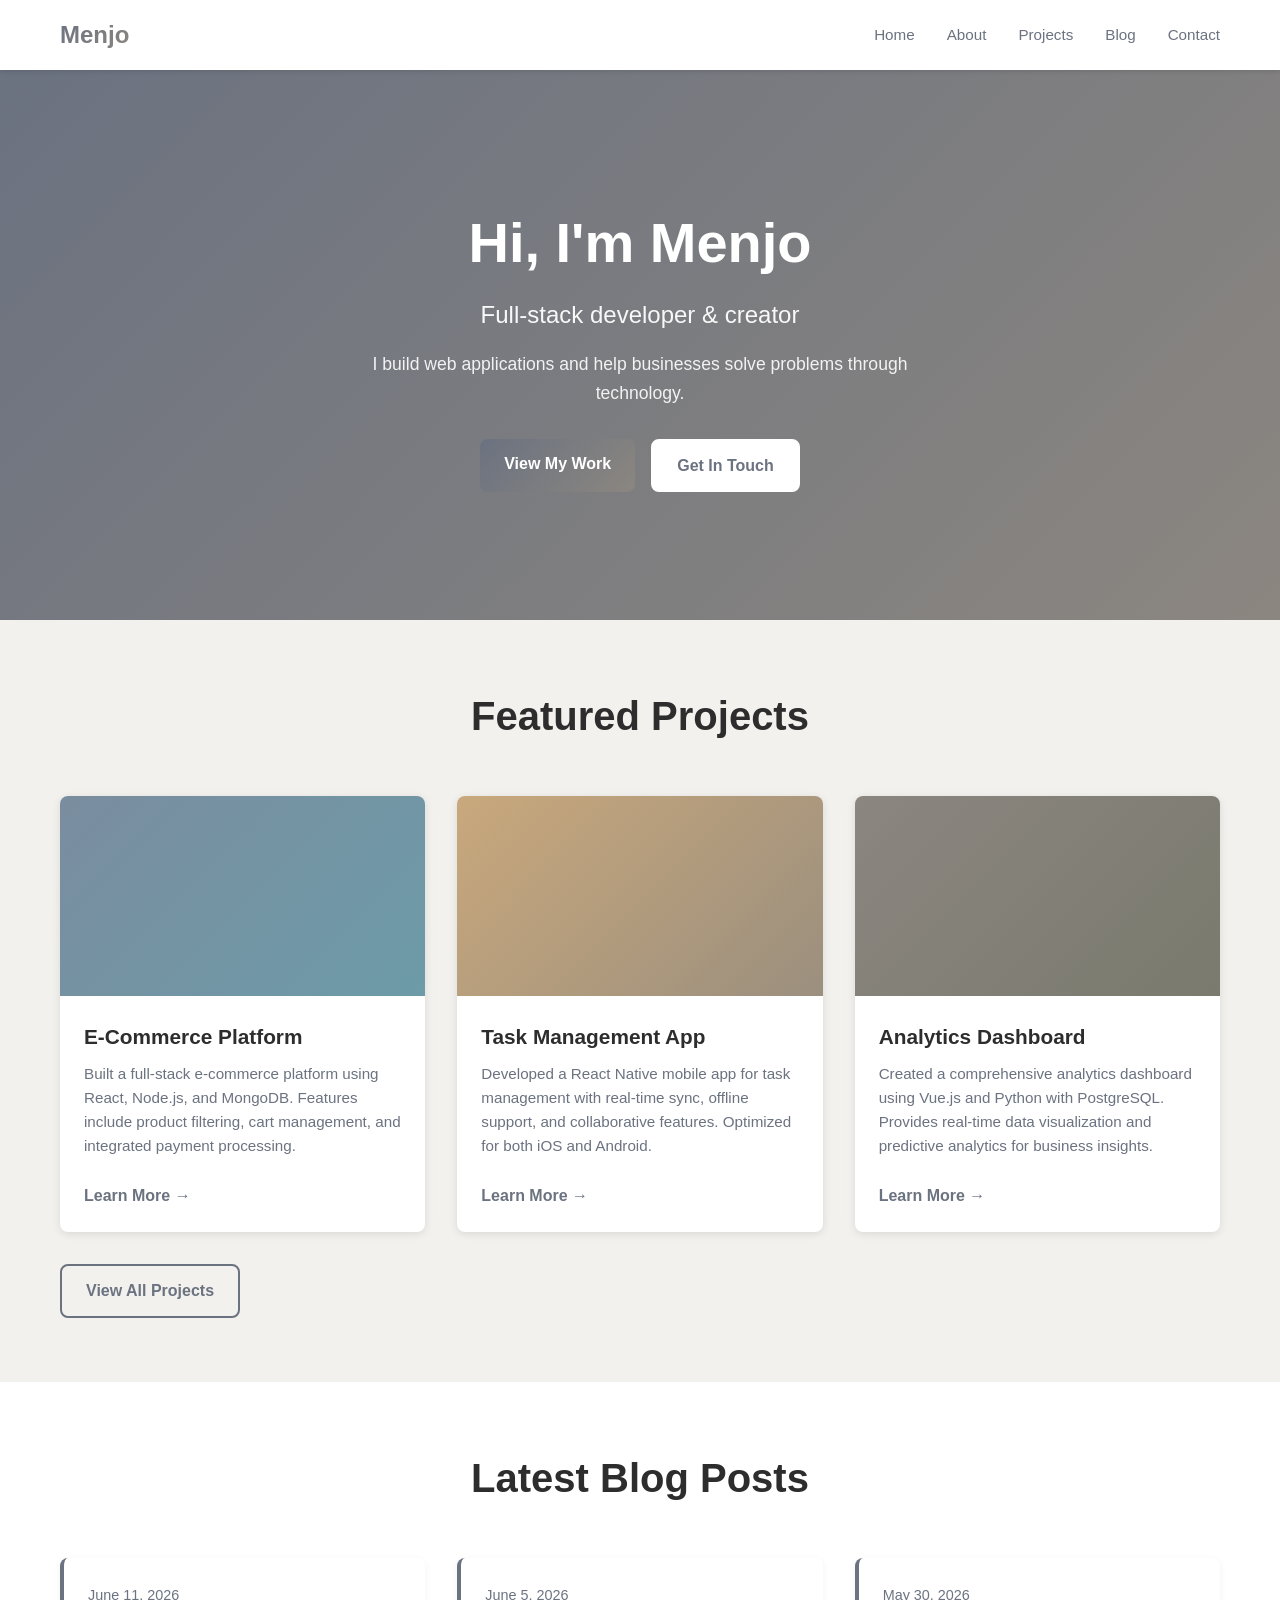
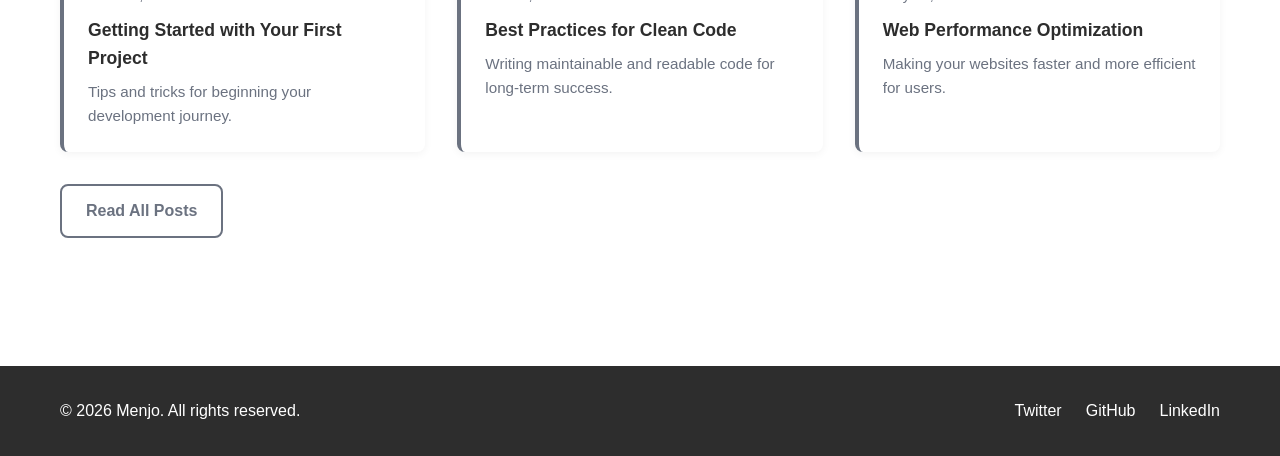
<file: index.html>
<!DOCTYPE html>
<html lang="en">
<head>
    <meta charset="UTF-8">
    <meta name="viewport" content="width=device-width, initial-scale=1.0">
    <title>Menjo - Portfolio</title>
    <link rel="stylesheet" href="styles/main.css">
</head>
<body>
    <nav class="navbar">
        <div class="container">
            <div class="logo">Menjo</div>
            <ul class="nav-links">
                <li><a href="index.html" class="active">Home</a></li>
                <li><a href="about.html">About</a></li>
                <li><a href="projects.html">Projects</a></li>
                <li><a href="blog.html">Blog</a></li>
                <li><a href="contact.html">Contact</a></li>
            </ul>
        </div>
    </nav>

    <header class="hero">
        <div class="hero-content">
            <h1>Hi, I'm Menjo</h1>
            <p class="subtitle">Full-stack developer & creator</p>
            <p class="description">I build web applications and help businesses solve problems through technology.</p>
            <div class="cta-buttons">
                <a href="projects.html" class="btn btn-primary">View My Work</a>
                <a href="contact.html" class="btn btn-secondary">Get In Touch</a>
            </div>
        </div>
    </header>

    <section class="featured-projects">
        <div class="container">
            <h2>Featured Projects</h2>
            <div class="projects-grid">
                <div class="project-card">
                    <div class="project-image" style="background: linear-gradient(135deg, #7a8d9f 0%, #6d9ba8 100%);"></div>
                    <h3>E-Commerce Platform</h3>
                    <p>Built a full-stack e-commerce platform using React, Node.js, and MongoDB. Features include product filtering, cart management, and integrated payment processing.</p>
                    <a href="projects.html" class="link">Learn More →</a>
                </div>
                <div class="project-card">
                    <div class="project-image" style="background: linear-gradient(135deg, #c9a87c 0%, #9b8f7e 100%);"></div>
                    <h3>Task Management App</h3>
                    <p>Developed a React Native mobile app for task management with real-time sync, offline support, and collaborative features. Optimized for both iOS and Android.</p>
                    <a href="projects.html" class="link">Learn More →</a>
                </div>
                <div class="project-card">
                    <div class="project-image" style="background: linear-gradient(135deg, #8b8680 0%, #7a7a6e 100%);"></div>
                    <h3>Analytics Dashboard</h3>
                    <p>Created a comprehensive analytics dashboard using Vue.js and Python with PostgreSQL. Provides real-time data visualization and predictive analytics for business insights.</p>
                    <a href="projects.html" class="link">Learn More →</a>
                </div>
            </div>
            <a href="projects.html" class="btn btn-outline">View All Projects</a>
        </div>
    </section>

    <section class="latest-posts">
        <div class="container">
            <h2>Latest Blog Posts</h2>
            <div class="posts-grid">
                <article class="post-card">
                    <time>June 11, 2026</time>
                    <h3><a href="blog.html">Getting Started with Your First Project</a></h3>
                    <p>Tips and tricks for beginning your development journey.</p>
                </article>
                <article class="post-card">
                    <time>June 5, 2026</time>
                    <h3><a href="blog.html">Best Practices for Clean Code</a></h3>
                    <p>Writing maintainable and readable code for long-term success.</p>
                </article>
                <article class="post-card">
                    <time>May 30, 2026</time>
                    <h3><a href="blog.html">Web Performance Optimization</a></h3>
                    <p>Making your websites faster and more efficient for users.</p>
                </article>
            </div>
            <a href="blog.html" class="btn btn-outline">Read All Posts</a>
        </div>
    </section>

    <footer class="footer">
        <div class="container">
            <p>&copy; 2026 Menjo. All rights reserved.</p>
            <div class="social-links">
                <a href="#" target="_blank">Twitter</a>
                <a href="#" target="_blank">GitHub</a>
                <a href="#" target="_blank">LinkedIn</a>
            </div>
        </div>
    </footer>
</body>
</html>
</file>
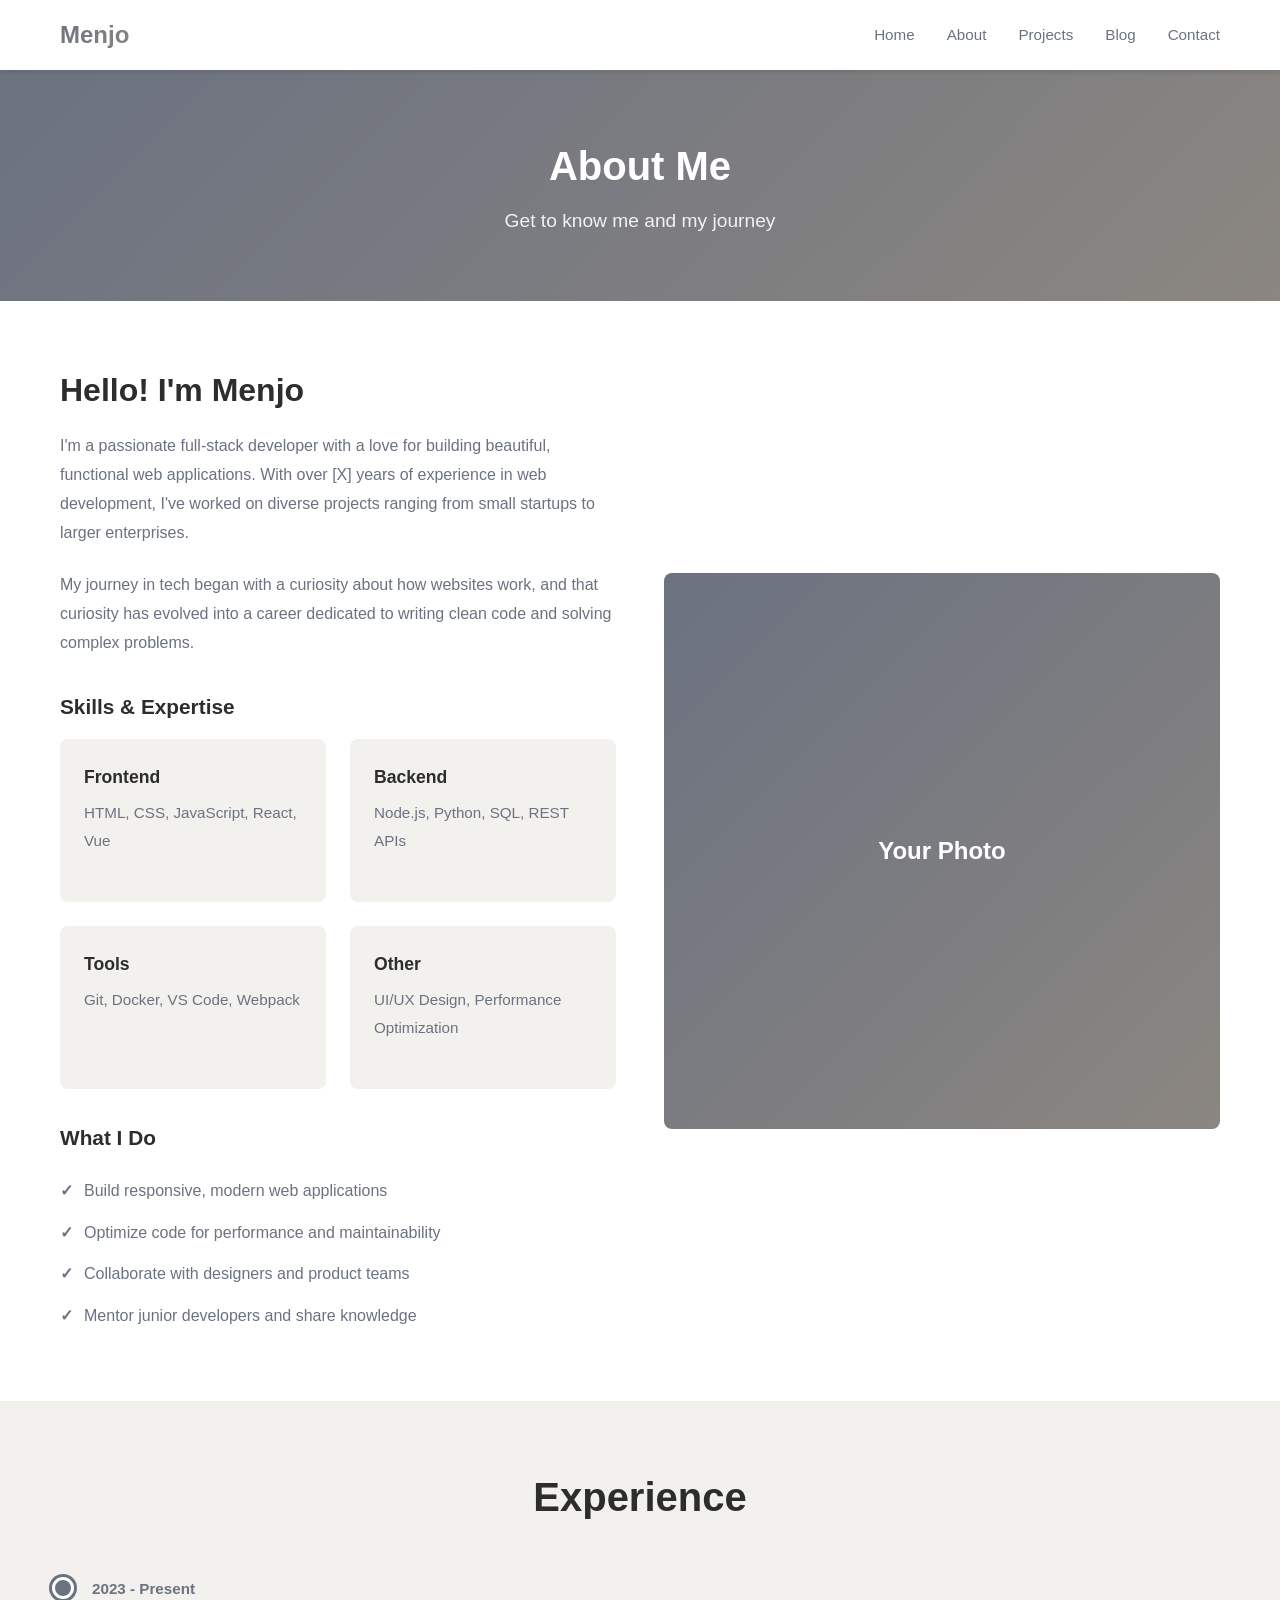
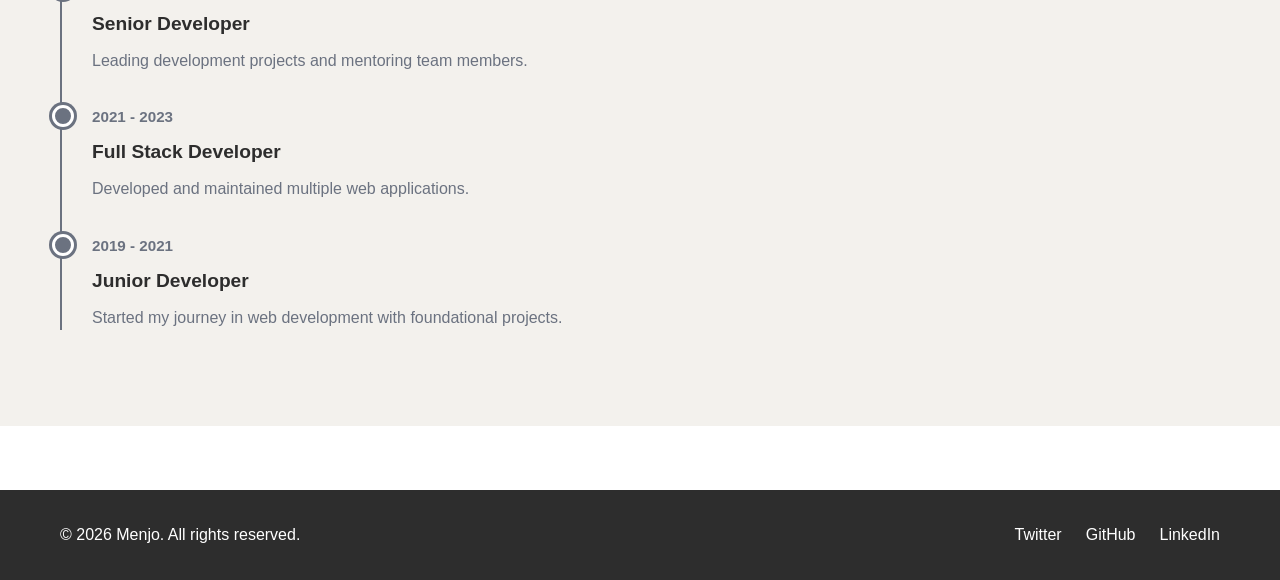
<file: about.html>
<!DOCTYPE html>
<html lang="en">
<head>
    <meta charset="UTF-8">
    <meta name="viewport" content="width=device-width, initial-scale=1.0">
    <title>About - Menjo's Portfolio</title>
    <link rel="stylesheet" href="styles/main.css">
</head>
<body>
    <nav class="navbar">
        <div class="container">
            <div class="logo">Menjo</div>
            <ul class="nav-links">
                <li><a href="index.html">Home</a></li>
                <li><a href="about.html" class="active">About</a></li>
                <li><a href="projects.html">Projects</a></li>
                <li><a href="blog.html">Blog</a></li>
                <li><a href="contact.html">Contact</a></li>
            </ul>
        </div>
    </nav>

    <header class="page-header">
        <div class="container">
            <h1>About Me</h1>
            <p class="subtitle">Get to know me and my journey</p>
        </div>
    </header>

    <main>
        <section class="about-section">
            <div class="container">
                <div class="about-content">
                    <div class="about-text">
                        <h2>Hello! I'm Menjo</h2>
                        <p>I'm a passionate full-stack developer with a love for building beautiful, functional web applications. With over [X] years of experience in web development, I've worked on diverse projects ranging from small startups to larger enterprises.</p>

                        <p>My journey in tech began with a curiosity about how websites work, and that curiosity has evolved into a career dedicated to writing clean code and solving complex problems.</p>

                        <h3>Skills & Expertise</h3>
                        <div class="skills-grid">
                            <div class="skill-item">
                                <h4>Frontend</h4>
                                <p>HTML, CSS, JavaScript, React, Vue</p>
                            </div>
                            <div class="skill-item">
                                <h4>Backend</h4>
                                <p>Node.js, Python, SQL, REST APIs</p>
                            </div>
                            <div class="skill-item">
                                <h4>Tools</h4>
                                <p>Git, Docker, VS Code, Webpack</p>
                            </div>
                            <div class="skill-item">
                                <h4>Other</h4>
                                <p>UI/UX Design, Performance Optimization</p>
                            </div>
                        </div>

                        <h3>What I Do</h3>
                        <ul class="what-i-do">
                            <li>Build responsive, modern web applications</li>
                            <li>Optimize code for performance and maintainability</li>
                            <li>Collaborate with designers and product teams</li>
                            <li>Mentor junior developers and share knowledge</li>
                        </ul>
                    </div>
                    <div class="about-image">
                        <div class="placeholder-image">Your Photo</div>
                    </div>
                </div>
            </div>
        </section>

        <section class="timeline">
            <div class="container">
                <h2>Experience</h2>
                <div class="timeline-items">
                    <div class="timeline-item">
                        <div class="timeline-date">2023 - Present</div>
                        <h3>Senior Developer</h3>
                        <p>Leading development projects and mentoring team members.</p>
                    </div>
                    <div class="timeline-item">
                        <div class="timeline-date">2021 - 2023</div>
                        <h3>Full Stack Developer</h3>
                        <p>Developed and maintained multiple web applications.</p>
                    </div>
                    <div class="timeline-item">
                        <div class="timeline-date">2019 - 2021</div>
                        <h3>Junior Developer</h3>
                        <p>Started my journey in web development with foundational projects.</p>
                    </div>
                </div>
            </div>
        </section>
    </main>

    <footer class="footer">
        <div class="container">
            <p>&copy; 2026 Menjo. All rights reserved.</p>
            <div class="social-links">
                <a href="#" target="_blank">Twitter</a>
                <a href="#" target="_blank">GitHub</a>
                <a href="#" target="_blank">LinkedIn</a>
            </div>
        </div>
    </footer>
</body>
</html>
</file>
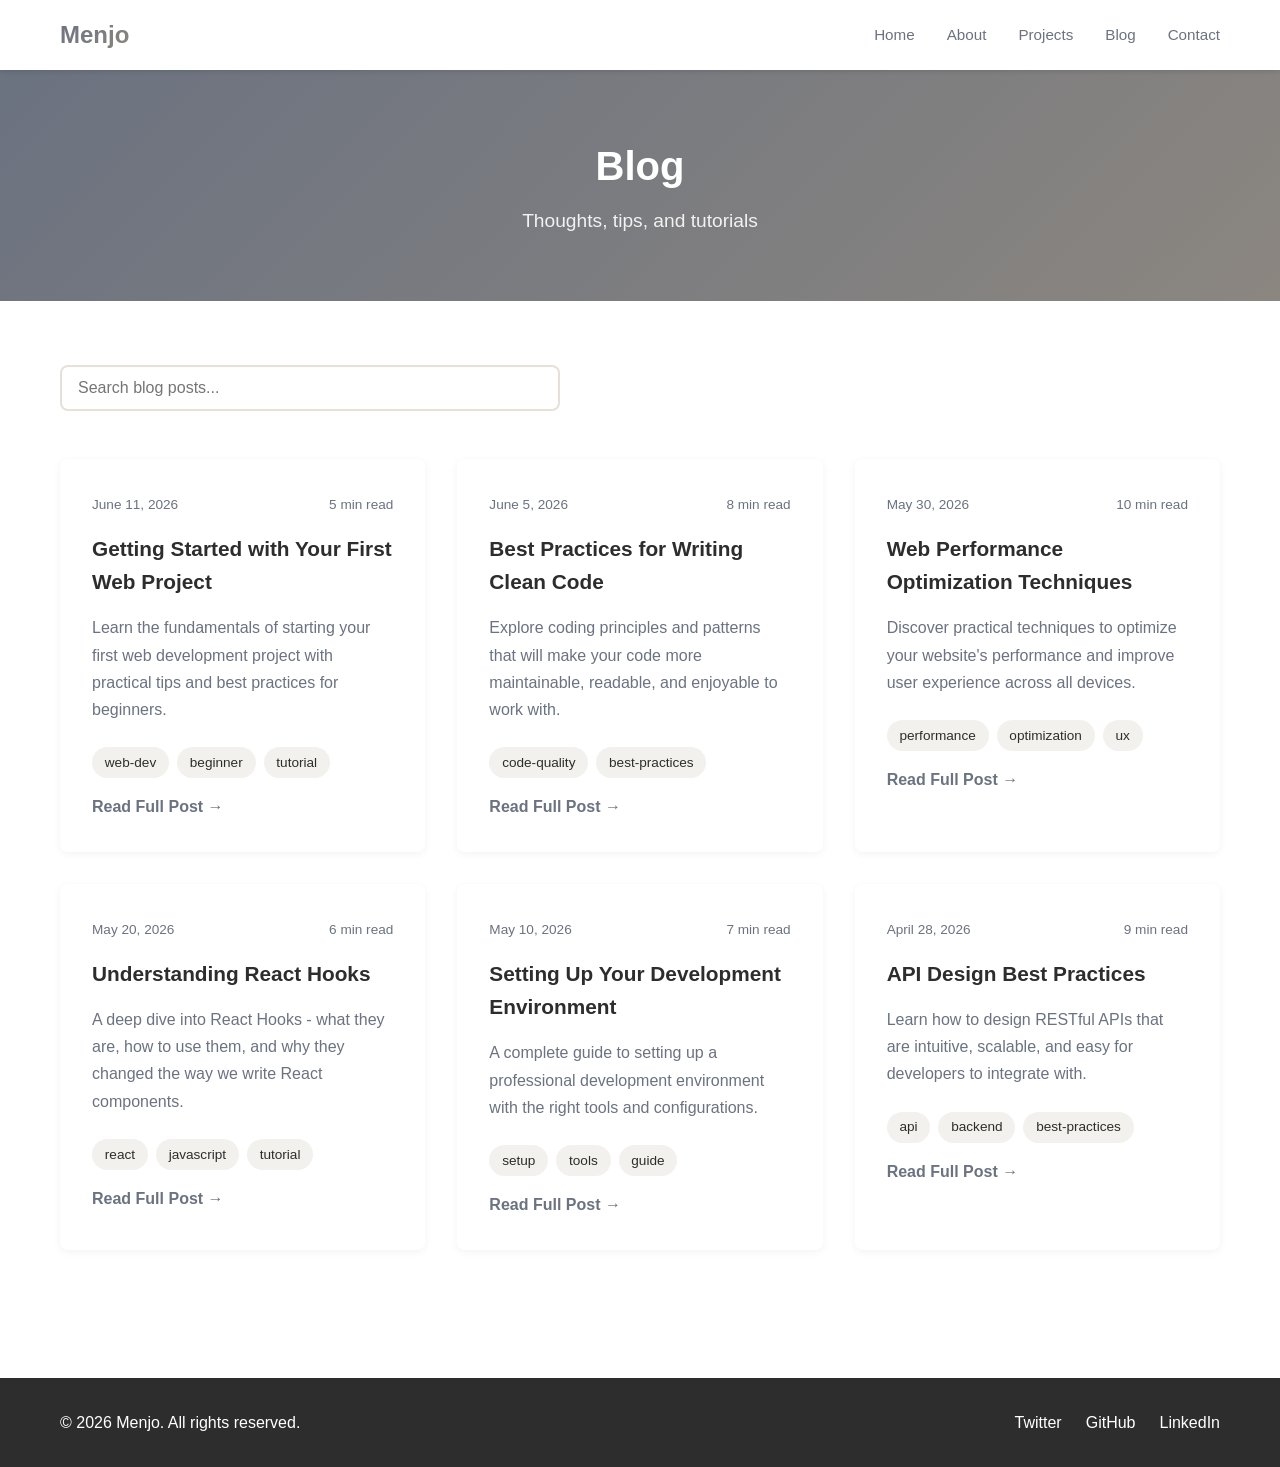
<file: blog.html>
<!DOCTYPE html>
<html lang="en">
<head>
    <meta charset="UTF-8">
    <meta name="viewport" content="width=device-width, initial-scale=1.0">
    <title>Blog - Menjo's Portfolio</title>
    <link rel="stylesheet" href="styles/main.css">
</head>
<body>
    <nav class="navbar">
        <div class="container">
            <div class="logo">Menjo</div>
            <ul class="nav-links">
                <li><a href="index.html">Home</a></li>
                <li><a href="about.html">About</a></li>
                <li><a href="projects.html">Projects</a></li>
                <li><a href="blog.html" class="active">Blog</a></li>
                <li><a href="contact.html">Contact</a></li>
            </ul>
        </div>
    </nav>

    <header class="page-header">
        <div class="container">
            <h1>Blog</h1>
            <p class="subtitle">Thoughts, tips, and tutorials</p>
        </div>
    </header>

    <main>
        <section class="blog-section">
            <div class="container">
                <div class="search-bar">
                    <input type="text" id="searchInput" placeholder="Search blog posts..." />
                </div>

                <div class="blog-grid">
                    <article class="blog-post">
                        <div class="post-header">
                            <time>June 11, 2026</time>
                            <span class="read-time">5 min read</span>
                        </div>
                        <h2>Getting Started with Your First Web Project</h2>
                        <p>Learn the fundamentals of starting your first web development project with practical tips and best practices for beginners.</p>
                        <div class="post-tags">
                            <span class="tag">web-dev</span>
                            <span class="tag">beginner</span>
                            <span class="tag">tutorial</span>
                        </div>
                        <a href="#" class="read-more">Read Full Post →</a>
                    </article>

                    <article class="blog-post">
                        <div class="post-header">
                            <time>June 5, 2026</time>
                            <span class="read-time">8 min read</span>
                        </div>
                        <h2>Best Practices for Writing Clean Code</h2>
                        <p>Explore coding principles and patterns that will make your code more maintainable, readable, and enjoyable to work with.</p>
                        <div class="post-tags">
                            <span class="tag">code-quality</span>
                            <span class="tag">best-practices</span>
                        </div>
                        <a href="#" class="read-more">Read Full Post →</a>
                    </article>

                    <article class="blog-post">
                        <div class="post-header">
                            <time>May 30, 2026</time>
                            <span class="read-time">10 min read</span>
                        </div>
                        <h2>Web Performance Optimization Techniques</h2>
                        <p>Discover practical techniques to optimize your website's performance and improve user experience across all devices.</p>
                        <div class="post-tags">
                            <span class="tag">performance</span>
                            <span class="tag">optimization</span>
                            <span class="tag">ux</span>
                        </div>
                        <a href="#" class="read-more">Read Full Post →</a>
                    </article>

                    <article class="blog-post">
                        <div class="post-header">
                            <time>May 20, 2026</time>
                            <span class="read-time">6 min read</span>
                        </div>
                        <h2>Understanding React Hooks</h2>
                        <p>A deep dive into React Hooks - what they are, how to use them, and why they changed the way we write React components.</p>
                        <div class="post-tags">
                            <span class="tag">react</span>
                            <span class="tag">javascript</span>
                            <span class="tag">tutorial</span>
                        </div>
                        <a href="#" class="read-more">Read Full Post →</a>
                    </article>

                    <article class="blog-post">
                        <div class="post-header">
                            <time>May 10, 2026</time>
                            <span class="read-time">7 min read</span>
                        </div>
                        <h2>Setting Up Your Development Environment</h2>
                        <p>A complete guide to setting up a professional development environment with the right tools and configurations.</p>
                        <div class="post-tags">
                            <span class="tag">setup</span>
                            <span class="tag">tools</span>
                            <span class="tag">guide</span>
                        </div>
                        <a href="#" class="read-more">Read Full Post →</a>
                    </article>

                    <article class="blog-post">
                        <div class="post-header">
                            <time>April 28, 2026</time>
                            <span class="read-time">9 min read</span>
                        </div>
                        <h2>API Design Best Practices</h2>
                        <p>Learn how to design RESTful APIs that are intuitive, scalable, and easy for developers to integrate with.</p>
                        <div class="post-tags">
                            <span class="tag">api</span>
                            <span class="tag">backend</span>
                            <span class="tag">best-practices</span>
                        </div>
                        <a href="#" class="read-more">Read Full Post →</a>
                    </article>
                </div>
            </div>
        </section>
    </main>

    <footer class="footer">
        <div class="container">
            <p>&copy; 2026 Menjo. All rights reserved.</p>
            <div class="social-links">
                <a href="#" target="_blank">Twitter</a>
                <a href="#" target="_blank">GitHub</a>
                <a href="#" target="_blank">LinkedIn</a>
            </div>
        </div>
    </footer>

    <script src="js/blog.js"></script>
</body>
</html>
</file>
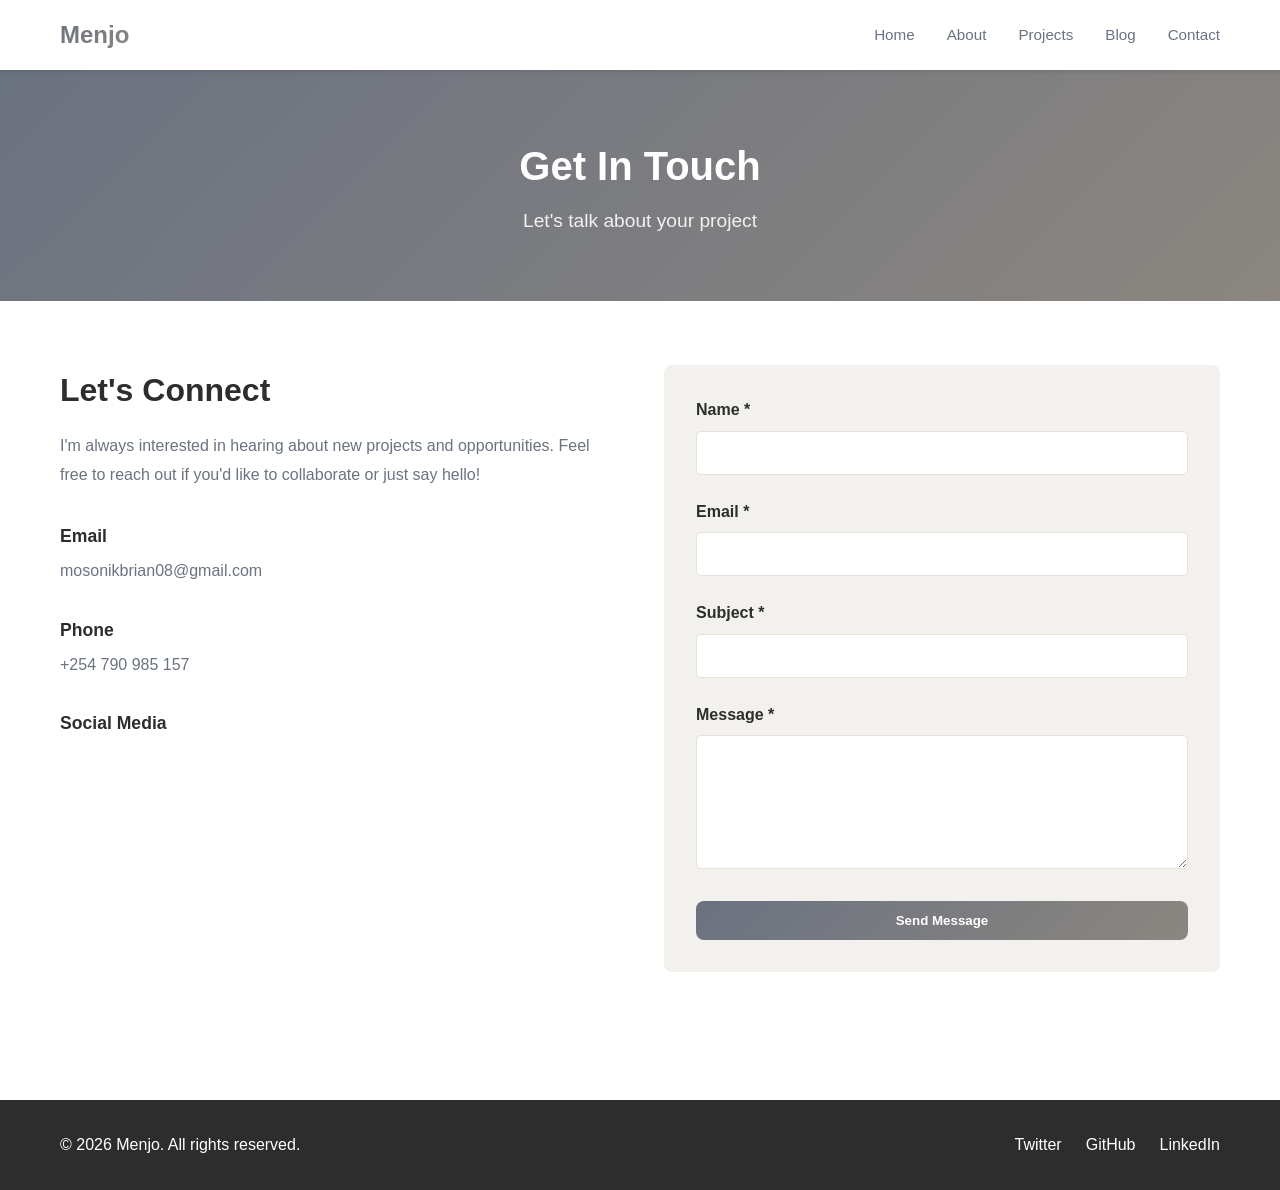
<file: contact.html>
<!DOCTYPE html>
<html lang="en">
<head>
    <meta charset="UTF-8">
    <meta name="viewport" content="width=device-width, initial-scale=1.0">
    <title>Contact - Menjo's Portfolio</title>
    <link rel="stylesheet" href="styles/main.css">
</head>
<body>
    <nav class="navbar">
        <div class="container">
            <div class="logo">Menjo</div>
            <ul class="nav-links">
                <li><a href="index.html">Home</a></li>
                <li><a href="about.html">About</a></li>
                <li><a href="projects.html">Projects</a></li>
                <li><a href="blog.html">Blog</a></li>
                <li><a href="contact.html" class="active">Contact</a></li>
            </ul>
        </div>
    </nav>

    <header class="page-header">
        <div class="container">
            <h1>Get In Touch</h1>
            <p class="subtitle">Let's talk about your project</p>
        </div>
    </header>

    <main>
        <section class="contact-section">
            <div class="container">
                <div class="contact-content">
                    <div class="contact-info">
                        <h2>Let's Connect</h2>
                        <p>I'm always interested in hearing about new projects and opportunities. Feel free to reach out if you'd like to collaborate or just say hello!</p>

                        <div class="contact-methods">
                            <div class="contact-method">
                                <h3>Email</h3>
                                <a href="mailto:mosonikbrian08@gmail.com">mosonikbrian08@gmail.com</a>
                            </div>
                            <div class="contact-method">
                                <h3>Phone</h3>
                                <a href="tel:+254790985157">+254 790 985 157</a>
                            </div>
                            <div class="contact-method">
                                <h3>Social Media</h3>
                                <div class="social-links">
                                    <a href="#" target="_blank">Twitter</a>
                                    <a href="#" target="_blank">GitHub</a>
                                    <a href="#" target="_blank">LinkedIn</a>
                                    <a href="#" target="_blank">Instagram</a>
                                </div>
                            </div>
                        </div>
                    </div>

                    <form class="contact-form" id="contactForm">
                        <div class="form-group">
                            <label for="name">Name *</label>
                            <input type="text" id="name" name="name" required />
                        </div>

                        <div class="form-group">
                            <label for="email">Email *</label>
                            <input type="email" id="email" name="email" required />
                        </div>

                        <div class="form-group">
                            <label for="subject">Subject *</label>
                            <input type="text" id="subject" name="subject" required />
                        </div>

                        <div class="form-group">
                            <label for="message">Message *</label>
                            <textarea id="message" name="message" rows="6" required></textarea>
                        </div>

                        <button type="submit" class="btn btn-primary">Send Message</button>
                        <div id="formMessage" class="form-message"></div>
                    </form>
                </div>
            </div>
        </section>
    </main>

    <footer class="footer">
        <div class="container">
            <p>&copy; 2026 Menjo. All rights reserved.</p>
            <div class="social-links">
                <a href="#" target="_blank">Twitter</a>
                <a href="#" target="_blank">GitHub</a>
                <a href="#" target="_blank">LinkedIn</a>
            </div>
        </div>
    </footer>

    <script src="js/contact.js"></script>
</body>
</html>
</file>
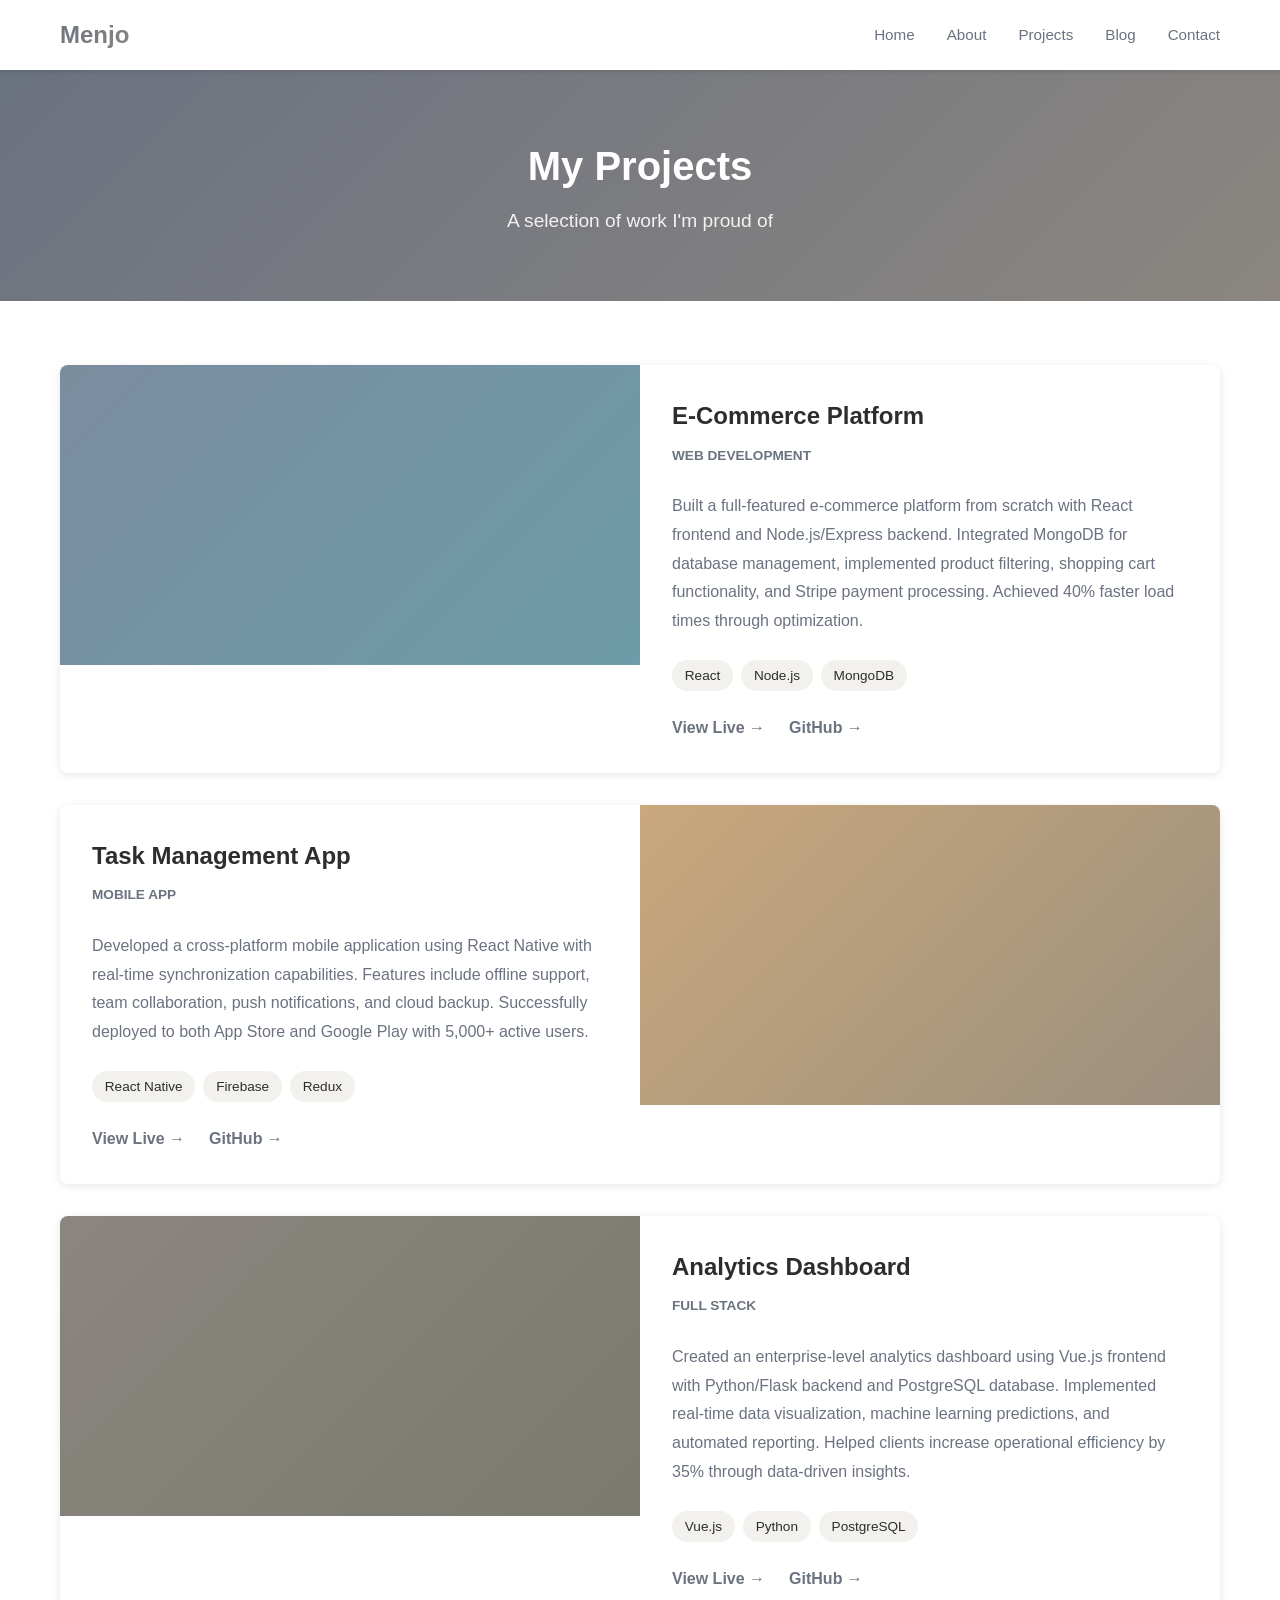
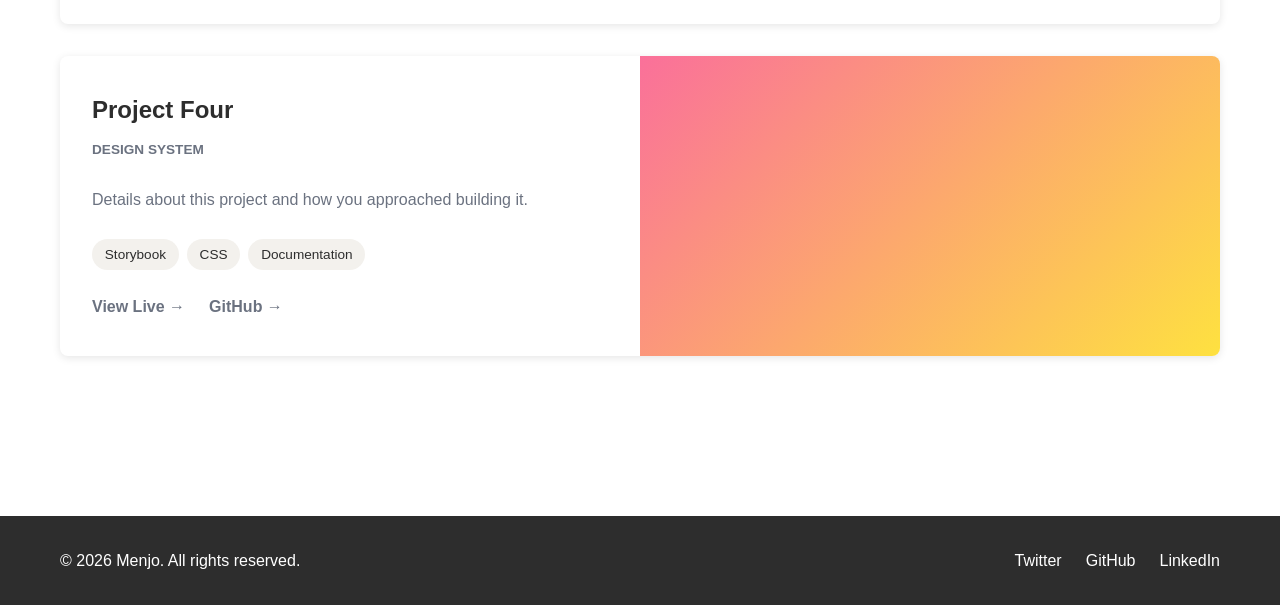
<file: projects.html>
<!DOCTYPE html>
<html lang="en">
<head>
    <meta charset="UTF-8">
    <meta name="viewport" content="width=device-width, initial-scale=1.0">
    <title>Projects - Menjo's Portfolio</title>
    <link rel="stylesheet" href="styles/main.css">
</head>
<body>
    <nav class="navbar">
        <div class="container">
            <div class="logo">Menjo</div>
            <ul class="nav-links">
                <li><a href="index.html">Home</a></li>
                <li><a href="about.html">About</a></li>
                <li><a href="projects.html" class="active">Projects</a></li>
                <li><a href="blog.html">Blog</a></li>
                <li><a href="contact.html">Contact</a></li>
            </ul>
        </div>
    </nav>

    <header class="page-header">
        <div class="container">
            <h1>My Projects</h1>
            <p class="subtitle">A selection of work I'm proud of</p>
        </div>
    </header>

    <main>
        <section class="projects-section">
            <div class="container">
                <div class="projects-grid projects-grid-large">
                    <article class="project-card-large">
                        <div class="project-image" style="background: linear-gradient(135deg, #7a8d9f 0%, #6d9ba8 100%);"></div>
                        <div class="project-details">
                            <h3>E-Commerce Platform</h3>
                            <p class="project-category">Web Development</p>
                            <p>Built a full-featured e-commerce platform from scratch with React frontend and Node.js/Express backend. Integrated MongoDB for database management, implemented product filtering, shopping cart functionality, and Stripe payment processing. Achieved 40% faster load times through optimization.</p>
                            <div class="tech-tags">
                                <span class="tag">React</span>
                                <span class="tag">Node.js</span>
                                <span class="tag">MongoDB</span>
                            </div>
                            <div class="project-links">
                                <a href="#" target="_blank" class="link">View Live →</a>
                                <a href="#" target="_blank" class="link">GitHub →</a>
                            </div>
                        </div>
                    </article>

                    <article class="project-card-large">
                        <div class="project-image" style="background: linear-gradient(135deg, #c9a87c 0%, #9b8f7e 100%);"></div>
                        <div class="project-details">
                            <h3>Task Management App</h3>
                            <p class="project-category">Mobile App</p>
                            <p>Developed a cross-platform mobile application using React Native with real-time synchronization capabilities. Features include offline support, team collaboration, push notifications, and cloud backup. Successfully deployed to both App Store and Google Play with 5,000+ active users.</p>
                            <div class="tech-tags">
                                <span class="tag">React Native</span>
                                <span class="tag">Firebase</span>
                                <span class="tag">Redux</span>
                            </div>
                            <div class="project-links">
                                <a href="#" target="_blank" class="link">View Live →</a>
                                <a href="#" target="_blank" class="link">GitHub →</a>
                            </div>
                        </div>
                    </article>

                    <article class="project-card-large">
                        <div class="project-image" style="background: linear-gradient(135deg, #8b8680 0%, #7a7a6e 100%);"></div>
                        <div class="project-details">
                            <h3>Analytics Dashboard</h3>
                            <p class="project-category">Full Stack</p>
                            <p>Created an enterprise-level analytics dashboard using Vue.js frontend with Python/Flask backend and PostgreSQL database. Implemented real-time data visualization, machine learning predictions, and automated reporting. Helped clients increase operational efficiency by 35% through data-driven insights.</p>
                            <div class="tech-tags">
                                <span class="tag">Vue.js</span>
                                <span class="tag">Python</span>
                                <span class="tag">PostgreSQL</span>
                            </div>
                            <div class="project-links">
                                <a href="#" target="_blank" class="link">View Live →</a>
                                <a href="#" target="_blank" class="link">GitHub →</a>
                            </div>
                        </div>
                    </article>

                    <article class="project-card-large">
                        <div class="project-image" style="background: linear-gradient(135deg, #fa709a 0%, #fee140 100%);"></div>
                        <div class="project-details">
                            <h3>Project Four</h3>
                            <p class="project-category">Design System</p>
                            <p>Details about this project and how you approached building it.</p>
                            <div class="tech-tags">
                                <span class="tag">Storybook</span>
                                <span class="tag">CSS</span>
                                <span class="tag">Documentation</span>
                            </div>
                            <div class="project-links">
                                <a href="#" target="_blank" class="link">View Live →</a>
                                <a href="#" target="_blank" class="link">GitHub →</a>
                            </div>
                        </div>
                    </article>
                </div>
            </div>
        </section>
    </main>

    <footer class="footer">
        <div class="container">
            <p>&copy; 2026 Menjo. All rights reserved.</p>
            <div class="social-links">
                <a href="#" target="_blank">Twitter</a>
                <a href="#" target="_blank">GitHub</a>
                <a href="#" target="_blank">LinkedIn</a>
            </div>
        </div>
    </footer>
</body>
</html>
</file>
<file: styles/main.css>
/* Portfolio v2.0 - Updated with dull colors and new content */
* {
    margin: 0;
    padding: 0;
    box-sizing: border-box;
}

:root {
    --primary-color: #6b7280;
    --secondary-color: #8b8680;
    --text-dark: #2d2d2d;
    --text-light: #6b7280;
    --bg-light: #f3f1ed;
    --border-color: #e5e0d8;
    --transition: all 0.3s ease;
}

html {
    scroll-behavior: smooth;
}

body {
    font-family: -apple-system, BlinkMacSystemFont, 'Segoe UI', Roboto, Oxygen, Ubuntu, Cantarell, sans-serif;
    line-height: 1.6;
    color: var(--text-dark);
    background: #fff;
}

.container {
    max-width: 1200px;
    margin: 0 auto;
    padding: 0 20px;
}

/* Navigation */
.navbar {
    background: #fff;
    box-shadow: 0 2px 4px rgba(0, 0, 0, 0.1);
    position: sticky;
    top: 0;
    z-index: 100;
}

.navbar .container {
    display: flex;
    justify-content: space-between;
    align-items: center;
    padding: 1rem 20px;
}

.logo {
    font-size: 1.5rem;
    font-weight: bold;
    background: linear-gradient(135deg, var(--primary-color), var(--secondary-color));
    -webkit-background-clip: text;
    -webkit-text-fill-color: transparent;
    background-clip: text;
}

.nav-links {
    display: flex;
    list-style: none;
    gap: 2rem;
}

.nav-links a {
    text-decoration: none;
    color: var(--text-light);
    transition: var(--transition);
    font-size: 0.95rem;
}

.nav-links a:hover,
.nav-links a.active {
    color: var(--primary-color);
    font-weight: 500;
}

/* Hero Section */
.hero {
    background: linear-gradient(135deg, var(--primary-color) 0%, var(--secondary-color) 100%);
    color: white;
    padding: 8rem 20px;
    text-align: center;
}

.hero-content h1 {
    font-size: 3.5rem;
    margin-bottom: 0.5rem;
    font-weight: 700;
}

.hero .subtitle {
    font-size: 1.5rem;
    margin-bottom: 1rem;
    opacity: 0.95;
}

.hero .description {
    font-size: 1.1rem;
    max-width: 600px;
    margin: 0 auto 2rem;
    opacity: 0.9;
}

.cta-buttons {
    display: flex;
    gap: 1rem;
    justify-content: center;
    flex-wrap: wrap;
}

/* Buttons */
.btn {
    padding: 0.75rem 1.5rem;
    border-radius: 0.5rem;
    text-decoration: none;
    font-weight: 600;
    cursor: pointer;
    border: none;
    transition: var(--transition);
    display: inline-block;
    text-align: center;
}

.btn-primary {
    background: linear-gradient(135deg, #6b7280, #8b8680);
    color: white;
}

.btn-primary:hover {
    transform: translateY(-2px);
    box-shadow: 0 10px 25px rgba(102, 126, 234, 0.4);
}

.btn-secondary {
    background: white;
    color: var(--primary-color);
    border: 2px solid white;
}

.btn-secondary:hover {
    background: transparent;
    color: white;
}

.btn-outline {
    border: 2px solid var(--primary-color);
    color: var(--primary-color);
    background: transparent;
}

.btn-outline:hover {
    background: var(--primary-color);
    color: white;
}

/* Section Styles */
section {
    padding: 4rem 0;
}

section h2 {
    font-size: 2.5rem;
    margin-bottom: 3rem;
    text-align: center;
}

.page-header {
    background: linear-gradient(135deg, var(--primary-color) 0%, var(--secondary-color) 100%);
    color: white;
    padding: 4rem 20px;
    text-align: center;
}

.page-header h1 {
    font-size: 2.5rem;
    margin-bottom: 0.5rem;
}

.page-header .subtitle {
    font-size: 1.2rem;
    opacity: 0.9;
}

/* Featured Projects Grid */
.featured-projects {
    background: var(--bg-light);
}

.projects-grid {
    display: grid;
    grid-template-columns: repeat(auto-fit, minmax(300px, 1fr));
    gap: 2rem;
    margin-bottom: 2rem;
}

.project-card {
    background: white;
    border-radius: 0.5rem;
    overflow: hidden;
    box-shadow: 0 2px 8px rgba(0, 0, 0, 0.1);
    transition: var(--transition);
}

.project-card:hover {
    transform: translateY(-5px);
    box-shadow: 0 12px 24px rgba(0, 0, 0, 0.15);
}

.project-image {
    width: 100%;
    height: 200px;
    background-color: #e0e0e0;
}

.project-card h3 {
    padding: 1.5rem 1.5rem 0.5rem;
    font-size: 1.3rem;
}

.project-card p {
    padding: 0 1.5rem;
    color: var(--text-light);
    font-size: 0.95rem;
}

.project-card .link {
    display: inline-block;
    padding: 1.5rem;
    color: var(--primary-color);
    text-decoration: none;
    font-weight: 600;
    transition: var(--transition);
}

.project-card .link:hover {
    color: var(--secondary-color);
}

/* Large Project Cards (Projects Page) */
.projects-grid-large {
    grid-template-columns: 1fr;
}

.project-card-large {
    display: grid;
    grid-template-columns: 1fr 1fr;
    background: white;
    border-radius: 0.5rem;
    overflow: hidden;
    box-shadow: 0 2px 8px rgba(0, 0, 0, 0.1);
    transition: var(--transition);
}

.project-card-large:hover {
    box-shadow: 0 12px 24px rgba(0, 0, 0, 0.15);
}

.project-card-large:nth-child(even) {
    grid-template-columns: 1fr 1fr;
    direction: rtl;
}

.project-card-large:nth-child(even) > * {
    direction: ltr;
}

.project-card-large .project-image {
    height: 300px;
}

.project-details {
    padding: 2rem;
    display: flex;
    flex-direction: column;
    justify-content: center;
}

.project-details h3 {
    font-size: 1.5rem;
    margin-bottom: 0.5rem;
}

.project-category {
    color: var(--primary-color);
    font-size: 0.85rem;
    font-weight: 600;
    text-transform: uppercase;
    margin-bottom: 1rem;
}

.project-details p {
    color: var(--text-light);
    margin-bottom: 1.5rem;
    line-height: 1.8;
}

.tech-tags {
    display: flex;
    flex-wrap: wrap;
    gap: 0.5rem;
    margin-bottom: 1.5rem;
}

.tag {
    background: var(--bg-light);
    color: var(--text-dark);
    padding: 0.3rem 0.8rem;
    border-radius: 20px;
    font-size: 0.85rem;
}

.project-links {
    display: flex;
    gap: 1.5rem;
}

.project-links .link {
    color: var(--primary-color);
    text-decoration: none;
    font-weight: 600;
    transition: var(--transition);
    padding: 0;
}

.project-links .link:hover {
    color: var(--secondary-color);
}

/* Latest Posts */
.latest-posts {
    padding: 4rem 0;
}

.posts-grid {
    display: grid;
    grid-template-columns: repeat(auto-fit, minmax(280px, 1fr));
    gap: 2rem;
    margin-bottom: 2rem;
}

.post-card {
    background: white;
    padding: 1.5rem;
    border-radius: 0.5rem;
    border-left: 4px solid var(--primary-color);
    box-shadow: 0 2px 8px rgba(0, 0, 0, 0.05);
    transition: var(--transition);
}

.post-card:hover {
    box-shadow: 0 8px 16px rgba(0, 0, 0, 0.1);
}

.post-card time {
    color: var(--text-light);
    font-size: 0.9rem;
}

.post-card h3 {
    margin: 0.5rem 0;
    font-size: 1.1rem;
}

.post-card h3 a {
    color: var(--text-dark);
    text-decoration: none;
    transition: var(--transition);
}

.post-card h3 a:hover {
    color: var(--primary-color);
}

.post-card p {
    color: var(--text-light);
    font-size: 0.95rem;
    margin-top: 0.5rem;
}

/* About Section */
.about-section {
    padding: 4rem 0;
}

.about-content {
    display: grid;
    grid-template-columns: 1fr 1fr;
    gap: 3rem;
    align-items: center;
}

.about-text h2 {
    font-size: 2rem;
    margin-bottom: 1rem;
    text-align: left;
}

.about-text p {
    color: var(--text-light);
    margin-bottom: 1.5rem;
    line-height: 1.8;
    font-size: 1rem;
}

.about-text h3 {
    font-size: 1.3rem;
    margin-top: 2rem;
    margin-bottom: 1rem;
}

.skills-grid {
    display: grid;
    grid-template-columns: repeat(2, 1fr);
    gap: 1.5rem;
    margin-bottom: 2rem;
}

.skill-item {
    background: var(--bg-light);
    padding: 1.5rem;
    border-radius: 0.5rem;
}

.skill-item h4 {
    font-size: 1.1rem;
    margin-bottom: 0.5rem;
}

.skill-item p {
    color: var(--text-light);
    font-size: 0.95rem;
}

.what-i-do {
    list-style: none;
    padding-left: 0;
}

.what-i-do li {
    padding: 0.5rem 0;
    padding-left: 1.5rem;
    color: var(--text-light);
    position: relative;
}

.what-i-do li:before {
    content: "✓";
    position: absolute;
    left: 0;
    color: var(--primary-color);
    font-weight: bold;
}

.about-image {
    display: flex;
    align-items: center;
    justify-content: center;
}

.placeholder-image {
    width: 100%;
    aspect-ratio: 1;
    background: linear-gradient(135deg, var(--primary-color), var(--secondary-color));
    border-radius: 0.5rem;
    display: flex;
    align-items: center;
    justify-content: center;
    color: white;
    font-size: 1.5rem;
    font-weight: 600;
}

/* Timeline */
.timeline {
    padding: 4rem 0;
    background: var(--bg-light);
}

.timeline-items {
    position: relative;
    padding-left: 2rem;
}

.timeline-items:before {
    content: "";
    position: absolute;
    left: 0;
    top: 0;
    bottom: 0;
    width: 2px;
    background: var(--primary-color);
}

.timeline-item {
    margin-bottom: 2rem;
    position: relative;
}

.timeline-item:before {
    content: "";
    position: absolute;
    left: -2.5rem;
    top: 0;
    width: 1rem;
    height: 1rem;
    background: var(--primary-color);
    border: 3px solid white;
    border-radius: 50%;
    box-shadow: 0 0 0 3px var(--primary-color);
}

.timeline-date {
    color: var(--primary-color);
    font-weight: 600;
    font-size: 0.95rem;
}

.timeline-item h3 {
    margin: 0.5rem 0;
    font-size: 1.2rem;
}

.timeline-item p {
    color: var(--text-light);
}

/* Blog Section */
.blog-section {
    padding: 4rem 0;
}

.search-bar {
    margin-bottom: 3rem;
}

.search-bar input {
    width: 100%;
    max-width: 500px;
    padding: 0.75rem 1rem;
    border: 2px solid var(--border-color);
    border-radius: 0.5rem;
    font-size: 1rem;
    transition: var(--transition);
}

.search-bar input:focus {
    outline: none;
    border-color: var(--primary-color);
    box-shadow: 0 0 0 3px rgba(102, 126, 234, 0.1);
}

.blog-grid {
    display: grid;
    grid-template-columns: repeat(auto-fill, minmax(350px, 1fr));
    gap: 2rem;
}

.blog-post {
    background: white;
    padding: 2rem;
    border-radius: 0.5rem;
    box-shadow: 0 2px 8px rgba(0, 0, 0, 0.05);
    transition: var(--transition);
    border-top: 3px solid transparent;
}

.blog-post:hover {
    box-shadow: 0 8px 16px rgba(0, 0, 0, 0.1);
    border-top-color: var(--primary-color);
    transform: translateY(-3px);
}

.post-header {
    display: flex;
    justify-content: space-between;
    align-items: center;
    margin-bottom: 1rem;
    font-size: 0.85rem;
    color: var(--text-light);
}

.blog-post h2 {
    font-size: 1.3rem;
    margin-bottom: 1rem;
    text-align: left;
}

.blog-post p {
    color: var(--text-light);
    margin-bottom: 1.5rem;
    line-height: 1.7;
}

.post-tags {
    display: flex;
    flex-wrap: wrap;
    gap: 0.5rem;
    margin-bottom: 1rem;
}

.read-more {
    color: var(--primary-color);
    text-decoration: none;
    font-weight: 600;
    transition: var(--transition);
    display: inline-block;
}

.read-more:hover {
    color: var(--secondary-color);
    transform: translateX(5px);
}

/* Contact Section */
.contact-section {
    padding: 4rem 0;
}

.contact-content {
    display: grid;
    grid-template-columns: 1fr 1fr;
    gap: 3rem;
}

.contact-info h2 {
    font-size: 2rem;
    margin-bottom: 1rem;
    text-align: left;
}

.contact-info > p {
    color: var(--text-light);
    margin-bottom: 2rem;
    line-height: 1.8;
}

.contact-methods {
    display: flex;
    flex-direction: column;
    gap: 2rem;
}

.contact-method h3 {
    font-size: 1.1rem;
    margin-bottom: 0.5rem;
}

.contact-method a {
    color: var(--primary-color);
    text-decoration: none;
    transition: var(--transition);
}

.contact-method a:hover {
    color: var(--secondary-color);
}

.contact-method .social-links {
    display: flex;
    gap: 1rem;
    flex-wrap: wrap;
}

.contact-form {
    background: var(--bg-light);
    padding: 2rem;
    border-radius: 0.5rem;
}

.form-group {
    margin-bottom: 1.5rem;
}

.form-group label {
    display: block;
    margin-bottom: 0.5rem;
    font-weight: 600;
}

.form-group input,
.form-group textarea {
    width: 100%;
    padding: 0.75rem;
    border: 1px solid var(--border-color);
    border-radius: 0.3rem;
    font-family: inherit;
    font-size: 1rem;
    transition: var(--transition);
}

.form-group input:focus,
.form-group textarea:focus {
    outline: none;
    border-color: var(--primary-color);
    box-shadow: 0 0 0 3px rgba(102, 126, 234, 0.1);
}

.contact-form .btn {
    width: 100%;
}

.form-message {
    margin-top: 1rem;
    padding: 1rem;
    border-radius: 0.3rem;
    text-align: center;
    display: none;
}

.form-message.success {
    display: block;
    background: #d4edda;
    color: #155724;
    border: 1px solid #c3e6cb;
}

.form-message.error {
    display: block;
    background: #f8d7da;
    color: #721c24;
    border: 1px solid #f5c6cb;
}

/* Footer */
.footer {
    background: var(--text-dark);
    color: white;
    padding: 2rem 0;
    text-align: center;
    margin-top: 4rem;
}

.footer .container {
    display: flex;
    justify-content: space-between;
    align-items: center;
    flex-wrap: wrap;
    gap: 1rem;
}

.footer p {
    margin: 0;
}

.social-links {
    display: flex;
    gap: 1.5rem;
    justify-content: center;
}

.social-links a {
    color: white;
    text-decoration: none;
    transition: var(--transition);
}

.social-links a:hover {
    color: var(--primary-color);
}

/* Responsive */
@media (max-width: 768px) {
    .nav-links {
        gap: 1rem;
        font-size: 0.85rem;
    }

    .hero-content h1 {
        font-size: 2.5rem;
    }

    .hero .subtitle {
        font-size: 1.2rem;
    }

    .cta-buttons {
        flex-direction: column;
    }

    .btn {
        width: 100%;
    }

    section h2 {
        font-size: 2rem;
    }

    .about-content,
    .contact-content {
        grid-template-columns: 1fr;
    }

    .project-card-large {
        grid-template-columns: 1fr !important;
    }

    .project-card-large:nth-child(even) {
        direction: ltr;
    }

    .project-card-large:nth-child(even) > * {
        direction: ltr;
    }

    .skills-grid {
        grid-template-columns: 1fr;
    }

    .footer .container {
        flex-direction: column;
    }

    .projects-grid,
    .posts-grid,
    .blog-grid {
        grid-template-columns: 1fr;
    }
}

@media (max-width: 480px) {
    .hero-content h1 {
        font-size: 2rem;
    }

    .nav-links {
        gap: 0.5rem;
        font-size: 0.75rem;
    }

    section {
        padding: 2rem 0;
    }

    section h2 {
        font-size: 1.5rem;
        margin-bottom: 1.5rem;
    }

    .project-details {
        padding: 1rem;
    }

    .contact-methods {
        gap: 1rem;
    }
}
</file>
